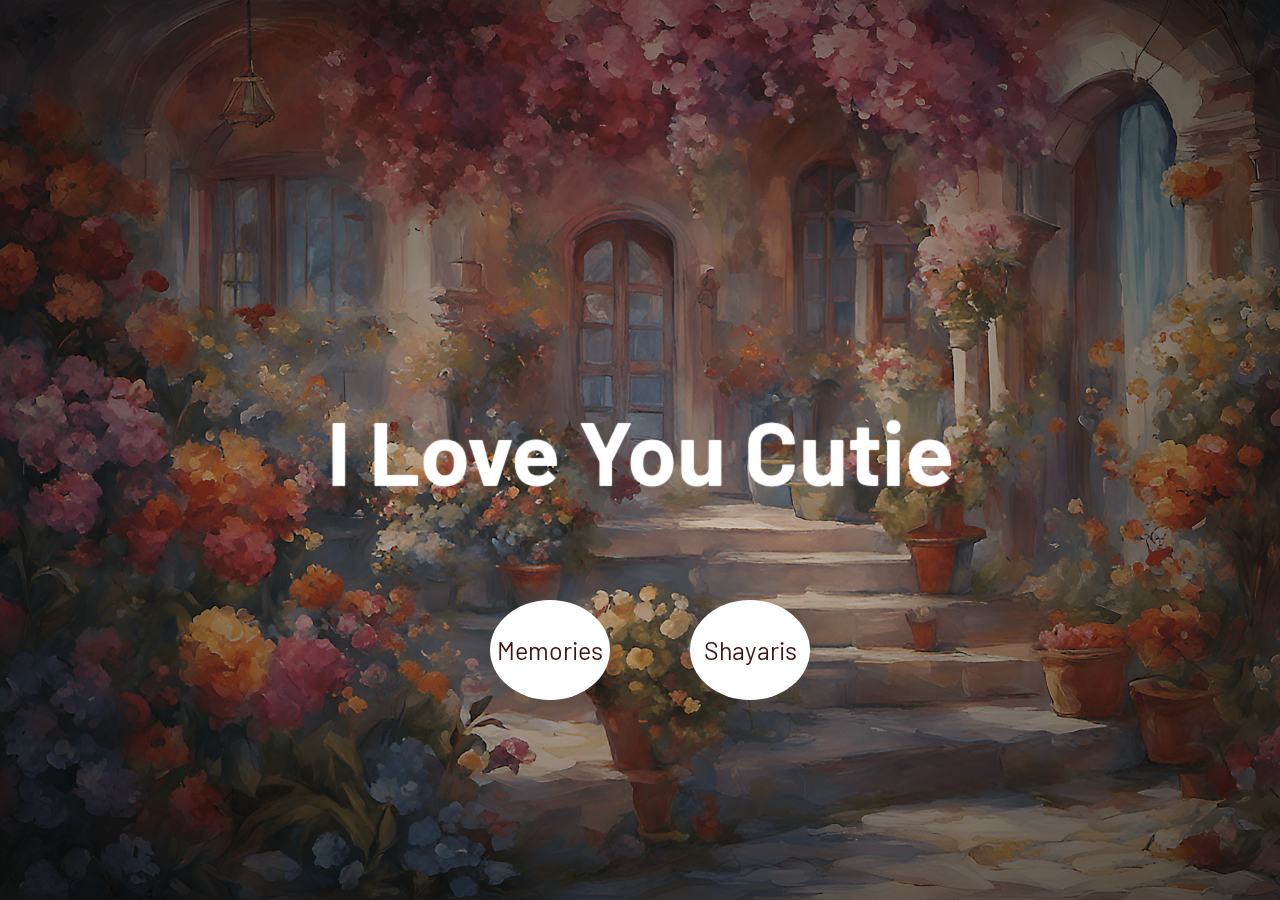
<file: index.html>
<!doctype html>
<html lang="en">
  <head>
    <title></title>
    <meta charset="UTF-8" />
    <meta name="viewport" content="width=device-width, initial-scale=1" />
    <link href="styles/index.css" rel="stylesheet" />
  </head>
  <body>
    <div class="sp-container">
      <div class="sp-content">
        <div class="sp-globe"></div>
        <h2 class="frame-1">Welcome</h2>
        <h2 class="frame-2">To Chum Chum Sanctum</h2>
        <h2 class="frame-3">A place filled with our memories</h2>
        <h2 class="frame-4">The Shayaris that I have written and...</h2>
        <h2 class="frame-5">That I will write for her</h2>
        <h2 class="frame-6">
          <span>I</span>
          <span>Love</span>
          <span>You</span>
          <span>Cutie</span>
        </h2>
        <div class="Normalize">
          <div>
            <a class="sp-circle-link1" href="memories.html">Memories</a>
          </div>
          <div>
            <a class="sp-circle-link2" href="shayaris.html">Shayaris</a>
          </div>
        </div>
      </div>
    </div>
  </body>
</html>
</file>
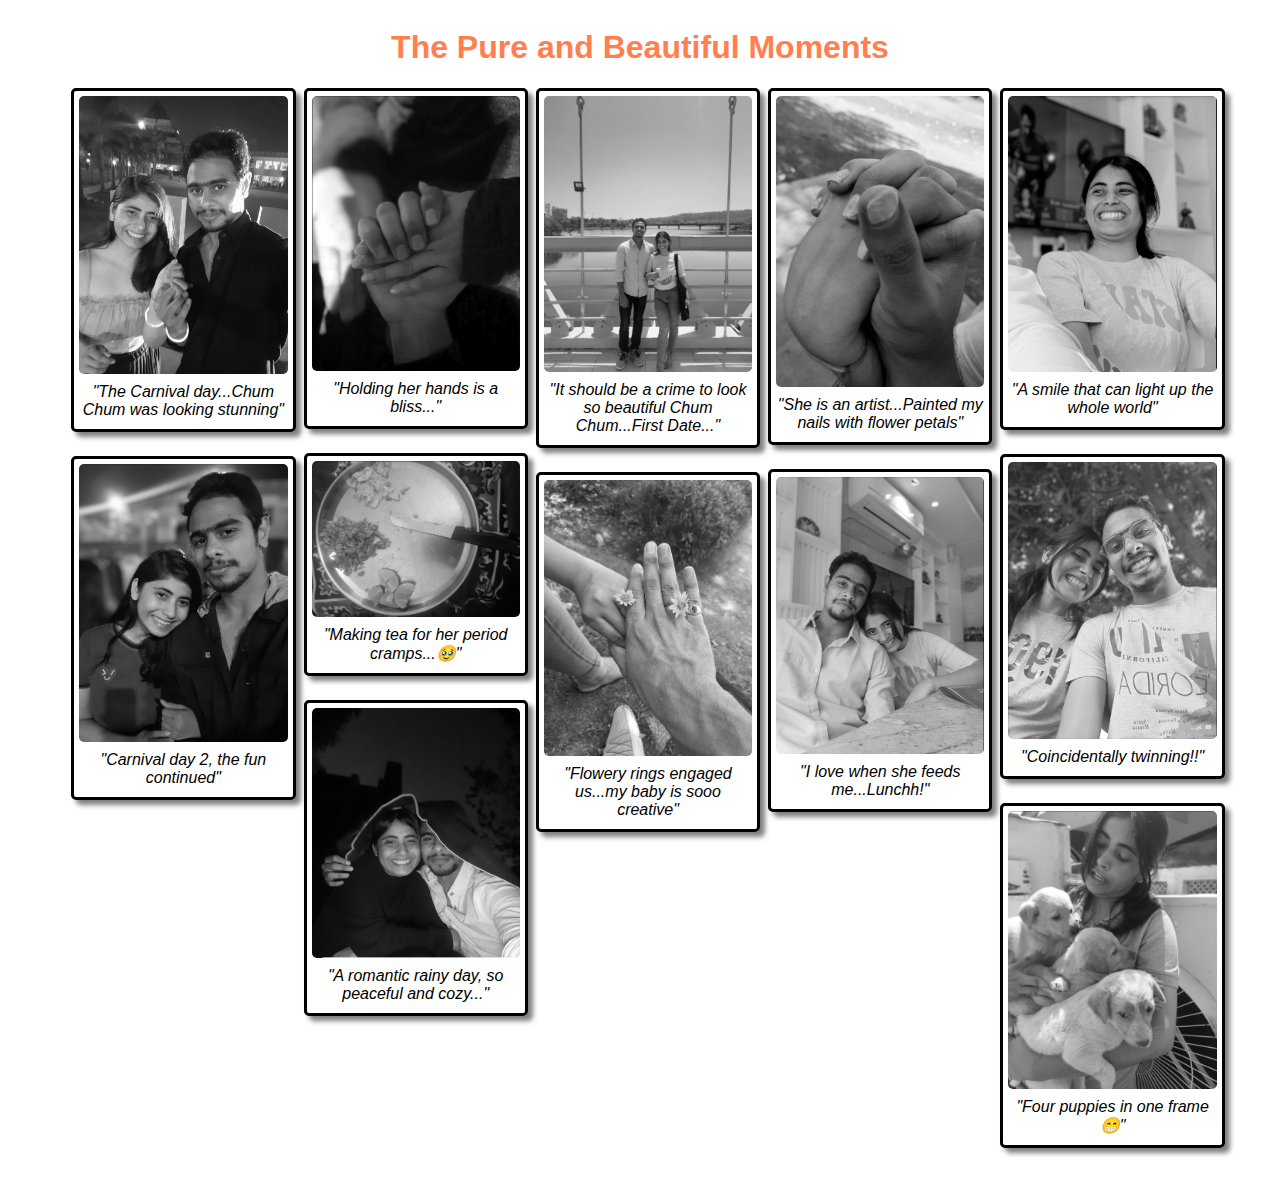
<file: memories.html>
<!doctype html>
<html lang="en">
  <head>
    <title></title>
    <meta charset="UTF-8" />
    <meta name="viewport" content="width=device-width, initial-scale=1" />
    <link href="styles/memories.css" rel="stylesheet" />
  </head>
  <body>
    <h1>The Pure and Beautiful Moments</h1>
    <div class="grid-container">
      <div>
        <img class="grid-item grid-item-1" src="memories/2.jpeg" />
        <p>"The Carnival day...Chum Chum was looking stunning"</p>
      </div>
      <div>
        <img class="grid-item grid-item-2" src="memories/carnival2.jpg" />
        <p>"Carnival day 2, the fun continued"</p>
      </div>
      <div>
        <img class="grid-item grid-item-3" src="memories/hands1.jpg" />
        <p>"Holding her hands is a bliss..."</p>
      </div>
      <div>
        <img class="grid-item grid-item-4" src="memories/tea1.jpg" />
        <p>"Making tea for her period cramps...🥹"</p>
      </div>
      <div>
        <img class="grid-item grid-item-5" src="memories/rainy1.jpg" />
        <p>"A romantic rainy day, so peaceful and cozy..."</p>
      </div>
      <div>
        <img class="grid-item grid-item-6" src="memories/date1.jpg" />
        <p>
          "It should be a crime to look so beautiful Chum Chum...First Date..."
        </p>
      </div>
      <div>
        <img class="grid-item grid-item-7" src="memories/rings1.jpg" />
        <p>"Flowery rings engaged us...my baby is sooo creative"</p>
      </div>
      <div>
        <img class="grid-item grid-item-8" src="memories/nails.jpg" />
        <p>"She is an artist...Painted my nails with flower petals"</p>
      </div>
      <div>
        <img class="grid-item grid-item-9" src="memories/lunch.jpg" />
        <p>"I love when she feeds me...Lunchh!"</p>
      </div>
      <div>
        <img class="grid-item grid-item-10" src="memories/smile.jpg" />
        <p>"A smile that can light up the whole world"</p>
      </div>
      <div>
        <img class="grid-item grid-item-11" src="memories/twinning.jpg" />
        <p>"Coincidentally twinning!!"</p>
      </div>
      <div>
        <img class="grid-item grid-item-12" src="memories/puppies.jpg" />
        <p>"Four puppies in one frame😁"</p>
      </div>
    </div>
  </body>
</html>
</file>
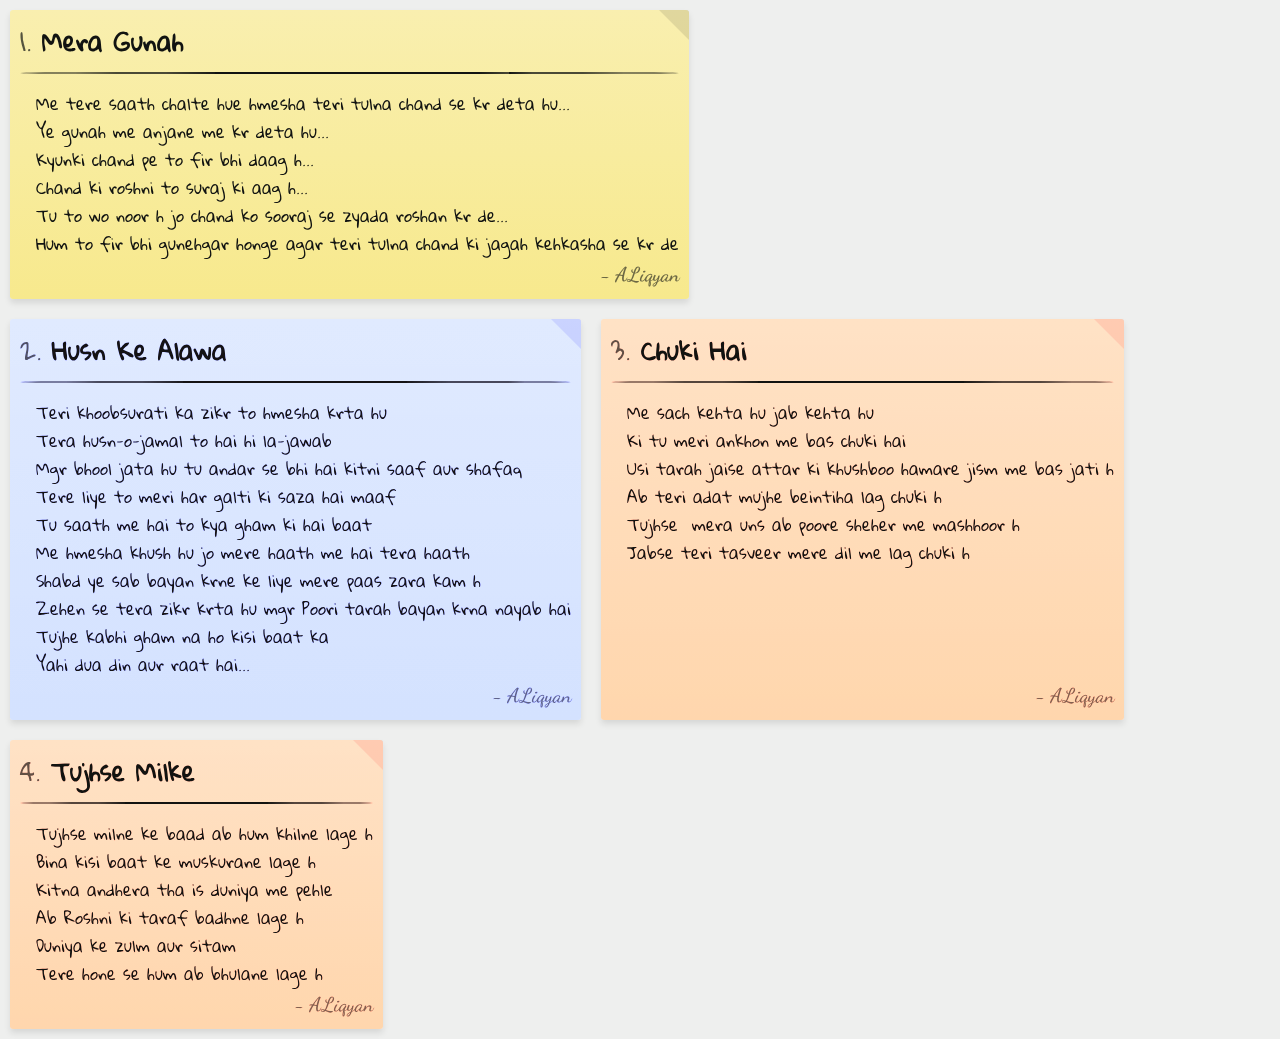
<file: shayaris.html>
<!doctype html>
<html lang="en">
  <head>
    <meta charset="UTF-8" />
    <meta http-equiv="X-UA-Compatible" content="IE=edge" />
    <meta name="viewport" content="width=device-width, initial-scale=1.0" />
    <title>Shayari Gallery</title>
    <link rel="stylesheet" href="styles/shayari.css" />
  </head>
  <body>

<article>
  <h2>Mera Gunah</h2>
  <hr>
    <p>
      Me tere saath chalte hue hmesha teri tulna chand se kr deta hu...<br />
      Ye gunah me anjane me kr deta hu...<br />
      Kyunki chand pe to fir bhi daag h... <br />
      Chand ki roshni to suraj ki aag h... <br />
      Tu to wo noor h jo chand ko sooraj se zyada roshan kr de... <br />
      Hum to fir bhi gunehgar honge agar teri tulna chand ki jagah kehkasha se kr de <br />
    </p>
</article>

<article style="filter: hue-rotate(180deg)">
  <h2>Husn Ke Alawa</h2>
  <hr>
    <p>
      Teri khoobsurati ka zikr to hmesha krta hu <br />
      Tera husn-o-jamal to hai hi la-jawab <br />
      Mgr bhool jata hu tu andar se bhi hai kitni saaf aur shafaq <br />
      Tere liye to meri har galti ki saza hai maaf <br />
      Tu saath me hai to kya gham ki hai baat <br />
      Me hmesha khush hu jo mere haath me hai tera haath <br />
      Shabd ye sab bayan krne ke liye mere paas zara kam h <br />
      Zehen se tera zikr krta hu mgr Poori tarah bayan krna nayab hai <br />
      Tujhe kabhi gham na ho kisi baat ka <br />
      Yahi dua din aur raat hai... <br />
    </p>
</article>
<article style="filter: hue-rotate(-40deg)">
  <h2>Chuki Hai</h2>
  <hr>
    <p>
        Me sach kehta hu jab kehta hu <br />
        Ki tu meri ankhon me bas chuki hai <br />
        Usi tarah jaise attar ki khushboo hamare jism me bas jati h <br />
        Ab teri adat mujhe beintiha lag chuki h <br />
        Tujhse  mera uns ab poore sheher me mashhoor h <br />
        Jabse teri tasveer mere dil me lag chuki h <br />
    </p>
</article>

<article style="filter: hue-rotate(-40deg)">
  <h2>Tujhse Milke</h2>
  <hr>
    <p>
      Tujhse milne ke baad ab hum khilne lage h <br />
      Bina kisi baat ke muskurane lage h <br />
      Kitna andhera tha is duniya me pehle <br />
      Ab Roshni ki taraf badhne lage h <br />
      Duniya ke zulm aur sitam <br />
      Tere hone se hum ab bhulane lage h <br />
    </p>
</article>
</html>
</file>
<file: styles/index.css>
@import url("https://fonts.googleapis.com/css?family=Barlow");

body {
  background: #310404 url("../bg.png") no-repeat center center fixed;
  -webkit-background-size: cover;
  -moz-background-size: cover;
  -o-background-size: cover;
  background-size: cover;
  font-family: "Barlow", sans-serif;
}
.container {
  width: 100%;
  position: relative;
  overflow: hidden;
}
a {
  text-decoration: none;
}
h1.main,
p.demos {
  -webkit-animation-delay: 18s;
  -moz-animation-delay: 18s;
  -ms-animation-delay: 18s;
  animation-delay: 18s;
}
.sp-container {
  position: fixed;
  top: 0px;
  left: 0px;
  width: 100%;
  height: 100%;
  z-index: 0;
  background: -webkit-radial-gradient(
    rgba(0, 0, 0, 0.1),
    rgba(0, 0, 0, 0.3) 35%,
    rgba(0, 0, 0, 0.7)
  );
  background: -moz-radial-gradient(
    rgba(0, 0, 0, 0.1),
    rgba(0, 0, 0, 0.3) 35%,
    rgba(0, 0, 0, 0.7)
  );
  background: -ms-radial-gradient(
    rgba(0, 0, 0, 0.1),
    rgba(0, 0, 0, 0.3) 35%,
    rgba(0, 0, 0, 0.7)
  );
  background: radial-gradient(
    rgba(0, 0, 0, 0.1),
    rgba(0, 0, 0, 0.3) 35%,
    rgba(0, 0, 0, 0.7)
  );
}
.sp-content {
  position: absolute;
  width: 100%;
  height: 100%;
  left: 0px;
  top: 0px;
  z-index: 1000;
}
.sp-container h2 {
  position: absolute;
  top: 50%;
  line-height: 100px;
  height: 90px;
  margin-top: -50px;
  font-size: 90px;
  width: 100%;
  text-align: center;
  color: transparent;
  -webkit-animation: blurFadeInOut 2s ease-in backwards;
  -moz-animation: blurFadeInOut 2s ease-in backwards;
  -ms-animation: blurFadeInOut 2s ease-in backwards;
  animation: blurFadeInOut 2s ease-in backwards;
}
.sp-container h2.frame-1 {
  -webkit-animation-delay: 2s;
  -moz-animation-delay: 2s;
  -ms-animation-delay: 2s;
  animation-delay: 2s;
}
.sp-container h2.frame-2 {
  -webkit-animation-delay: 4s;
  -moz-animation-delay: 4s;
  -ms-animation-delay: 4s;
  animation-delay: 4s;
}
.sp-container h2.frame-3 {
  -webkit-animation-delay: 6s;
  -moz-animation-delay: 6s;
  -ms-animation-delay: 6s;
  animation-delay: 6s;
}
.sp-container h2.frame-4 {
  /* font-size: 200px; */
  -webkit-animation-delay: 8s;
  -moz-animation-delay: 8s;
  -ms-animation-delay: 8s;
  animation-delay: 8s;
}

.sp-container h2.frame-5 {
  /* font-size: 200px; */
  -webkit-animation-delay: 10s;
  -moz-animation-delay: 10s;
  -ms-animation-delay: 10s;
  animation-delay: 10s;
}

.sp-container h2.frame-6 {
  -webkit-animation: none;
  -moz-animation: none;
  -ms-animation: none;
  animation: none;
  color: transparent;
  text-shadow: 0px 0px 1px #fff;
}
.sp-container h2.frame-6 span {
  -webkit-animation: blurFadeIn 2s ease-in 12s backwards;
  -moz-animation: blurFadeIn 1s ease-in 12s backwards;
  -ms-animation: blurFadeIn 2s ease-in 12s backwards;
  animation: blurFadeIn 2s ease-in 12s backwards;
  color: transparent;
  text-shadow: 0px 0px 1px #fff;
}
.sp-container h2.frame-6 span:nth-child(2) {
  -webkit-animation-delay: 13s;
  -moz-animation-delay: 13s;
  -ms-animation-delay: 13s;
  animation-delay: 13s;
}
.sp-container h2.frame-6 span:nth-child(3) {
  -webkit-animation-delay: 14s;
  -moz-animation-delay: 14s;
  -ms-animation-delay: 14s;
  animation-delay: 14s;
}
.sp-globe {
  position: absolute;
  width: 282px;
  height: 273px;
  left: 50%;
  top: 50%;
  margin: -137px 0 0 -141px;
  background: transparent url(http://web-sonick.zz.mu/images/sl/globe.png)
    no-repeat top left;
  -webkit-animation: fadeInBack 3.6s linear 16s backwards;
  -moz-animation: fadeInBack 3.6s linear 16s backwards;
  -ms-animation: fadeInBack 3.6s linear 16s backwards;
  animation: fadeInBack 3.6s linear 16s backwards;
  -ms-filter: "progid:DXImageTransform.Microsoft.Alpha(Opacity=30)";
  filter: alpha(opacity=30);
  opacity: 0.3;
  -webkit-transform: scale(5);
  -moz-transform: scale(5);
  -o-transform: scale(5);
  -ms-transform: scale(5);
  transform: scale(5);
}
.sp-circle-link1 {
  -webkit-animation: fadeInRotate 1s linear 0s backwards;
  -moz-animation: fadeInRotate 1s linear 0s backwards;
  -ms-animation: fadeInRotate 1s linear 0s backwards;
  animation: fadeInRotate 1s linear 0s backwards;
  -webkit-transform: scale(1) rotate(0deg);
  -moz-transform: scale(1) rotate(0deg);
  -o-transform: scale(1) rotate(0deg);
  -ms-transform: scale(1) rotate(0deg);
  transform: scale(1) rotate(0deg);
}
.sp-circle-link1:hover {
  background: #85373b;
  color: #fff;
}
.sp-circle-link2 {
  -webkit-animation: fadeInRotate 1s linear 1s backwards;
  -moz-animation: fadeInRotate 1s linear 1s backwards;
  -ms-animation: fadeInRotate 1s linear 1s backwards;
  animation: fadeInRotate 1s linear 1s backwards;
  -webkit-transform: scale(1) rotate(0deg);
  -moz-transform: scale(1) rotate(0deg);
  -o-transform: scale(1) rotate(0deg);
  -ms-transform: scale(1) rotate(0deg);
  transform: scale(1) rotate(0deg);
}
.sp-circle-link2:hover {
  background: #85373b;
  color: #fff;
}

.sp-circle-link1,
.sp-circle-link2 {
  position: absolute;
  bottom: 200px;
  text-align: center;
  line-height: 100px;
  width: 120px;
  height: 100px;
  background: #fff;
  color: #3f1616;
  font-size: 25px;
  -webkit-border-radius: 50%;
  -moz-border-radius: 50%;
  border-radius: 50%;
}

.sp-circle-link1 {
  left: calc(50% - 150px); /* Adjust this value to position the first link */
}

.sp-circle-link2 {
  left: calc(50% + 50px); /* Adjust this value to position the second link */
}
/**/

@-webkit-keyframes blurFadeInOut {
  0% {
    opacity: 0;
    text-shadow: 0px 0px 40px #fff;
    -webkit-transform: scale(1.3);
  }
  20%,
  75% {
    opacity: 1;
    text-shadow: 0px 0px 1px #fff;
    -webkit-transform: scale(1);
  }
  100% {
    opacity: 0;
    text-shadow: 0px 0px 50px #fff;
    -webkit-transform: scale(0);
  }
}
@-webkit-keyframes blurFadeIn {
  0% {
    opacity: 0;
    text-shadow: 0px 0px 40px #fff;
    -webkit-transform: scale(1.3);
  }
  50% {
    opacity: 0.5;
    text-shadow: 0px 0px 10px #fff;
    -webkit-transform: scale(1.1);
  }
  100% {
    opacity: 1;
    text-shadow: 0px 0px 1px #fff;
    -webkit-transform: scale(1);
  }
}
@-webkit-keyframes fadeInBack {
  0% {
    opacity: 0;
    -webkit-transform: scale(0);
  }
  50% {
    opacity: 0.4;
    -webkit-transform: scale(2);
  }
  100% {
    opacity: 0.2;
    -webkit-transform: scale(5);
  }
}
@-webkit-keyframes fadeInRotate {
  0% {
    opacity: 0;
    -webkit-transform: scale(0) rotate(360deg);
  }
  100% {
    opacity: 1;
    -webkit-transform: scale(1) rotate(0deg);
  }
}
/**/

@-moz-keyframes blurFadeInOut {
  0% {
    opacity: 0;
    text-shadow: 0px 0px 40px #fff;
    -moz-transform: scale(1.3);
  }
  20%,
  75% {
    opacity: 1;
    text-shadow: 0px 0px 1px #fff;
    -moz-transform: scale(1);
  }
  100% {
    opacity: 0;
    text-shadow: 0px 0px 50px #fff;
    -moz-transform: scale(0);
  }
}
@-moz-keyframes blurFadeIn {
  0% {
    opacity: 0;
    text-shadow: 0px 0px 40px #fff;
    -moz-transform: scale(1.3);
  }
  100% {
    opacity: 1;
    text-shadow: 0px 0px 1px #fff;
    -moz-transform: scale(1);
  }
}
@-moz-keyframes fadeInBack {
  0% {
    opacity: 0;
    -moz-transform: scale(0);
  }
  50% {
    opacity: 0.4;
    -moz-transform: scale(2);
  }
  100% {
    opacity: 0.2;
    -moz-transform: scale(5);
  }
}
@-moz-keyframes fadeInRotate {
  0% {
    opacity: 0;
    -moz-transform: scale(0) rotate(360deg);
  }
  100% {
    opacity: 1;
    -moz-transform: scale(1) rotate(0deg);
  }
}
/**/

@keyframes blurFadeInOut {
  0% {
    opacity: 0;
    text-shadow: 0px 0px 40px #fff;
    transform: scale(1.3);
  }
  20%,
  75% {
    opacity: 1;
    text-shadow: 0px 0px 1px #fff;
    transform: scale(1);
  }
  100% {
    opacity: 0;
    text-shadow: 0px 0px 50px #fff;
    transform: scale(0);
  }
}
@keyframes blurFadeIn {
  0% {
    opacity: 0;
    text-shadow: 0px 0px 40px #fff;
    transform: scale(1.3);
  }
  50% {
    opacity: 0.5;
    text-shadow: 0px 0px 10px #fff;
    transform: scale(1.1);
  }
  100% {
    opacity: 1;
    text-shadow: 0px 0px 1px #fff;
    transform: scale(1);
  }
}
@keyframes fadeInBack {
  0% {
    opacity: 0;
    transform: scale(0);
  }
  50% {
    opacity: 0.4;
    transform: scale(2);
  }
  100% {
    opacity: 0.2;
    transform: scale(5);
  }
}
@keyframes fadeInRotate {
  0% {
    opacity: 0;
    transform: scale(0) rotate(360deg);
  }
  100% {
    opacity: 1;
    transform: scale(1) rotate(0deg);
  }
}

.Normalize {
  display: inline-block;
}

/* Responsive styles */
@media only screen and (max-width: 600px) {
  body {
    font-size: 14px;
  }
  .sp-container h2 {
    font-size: 24px;
    line-height: 36px;
  }
  .sp-globe {
    width: 150px;
    height: 150px;
    margin: -75px 0 0 -75px;
  }
  .sp-circle-link1,
  .sp-circle-link2 {
    width: 80px;
    height: 80px;
    line-height: 80px;
    font-size: 18px;
  }
  .sp-circle-link1 {
    left: calc(50% - 100px);
  }
  .sp-circle-link2 {
    left: calc(50% + 20px);
  }
}
</file>
<file: styles/memories.css>
body {
  display: flex;
  justify-content: center;
  align-items: center;
  flex-direction: column;
  font-family: sans-serif;
}
h1 {
  color: coral;
}
.grid-container {
  columns: 5 200px;
  column-gap: 1.5rem;
  width: 90%;
  margin: 0 auto;
  div {
    width: 150px;
    margin: 0 1.5rem 1.5rem 0;
    display: inline-block;
    width: 100%;
    border: solid 3px black;
    padding: 5px;
    box-shadow: 5px 5px 5px rgba(0, 0, 0, 0.5);
    border-radius: 5px;
    transition: all 0.25s ease-in-out;
    &:hover img {
      filter: grayscale(0);
    }
    &:hover {
      border-color: rosybrown;
    }
    img {
      width: 100%;
      border-radius: 5px;
      transition: all 0.25s ease-in-out;
      filter: grayscale(1);
    }
    p {
      margin: 5px 0;
      padding: 0;
      text-align: center;
      font-style: italic;
    }
  }
}
</file>
<file: styles/shayari.css>
@import url("https://fonts.googleapis.com/css2?family=Gloria+Hallelujah&display=swap");

@import url("https://fonts.googleapis.com/css2?family=Dancing+Script:wght@400..700&display=swap");

*,
*::before,
*::after {
  box-sizing: border-box;
}

::selection {
  background: rgba(0, 0, 0, 0.15);
}

:root {
  --dark: #111311;
  --light: #dee0de;
}

body {
  margin: 0 auto;
  position: relative;
  display: flex;
  flex-wrap: wrap;
  min-height: 100vh;
  width: 100%;
  font-family: "Gloria Hallelujah";
  color: var(--dark);
  background: var(--light);
  line-height: 1.75em;
}

body::before {
  content: "";
  position: absolute;
  top: 0;
  left: 0;
  width: 100%;
  height: 100%;
  background-color: #efefef;
  opacity: 0.5;
  background-image: url("https://assets.codepen.io/5896374/bg-noise-min.jpg");
  background-repeat: repeat;
  background-size: 400px;
  background-position: 400px;
  animation: fuzz 1s steps(6) infinite;
  mix-blend-mode: screen;
  z-index: -1;
}

@keyframes fuzz {
  0% {
    background-position: 0 0;
  }
  50% {
    background-position: -150px 150px;
  }
  100% {
    background-position: 250px 250px;
  }
}

h1 {
  font-size: 1.5em;
  margin: 10px;
  padding: 10px;
  line-height: 1.5em;
  clear: both;
  width: 100%;
  float: left;
}

h2 {
  line-height: 1.75em;
  margin: 0;
}

b {
  display: inline-block;
  position: relative;
  width: max-content;
  background: white;
  text-shadow: 0 1px black;
}

b::after,
b::before {
  pointer-events: none;
  content: "";
  position: absolute;
  top: 0;
  left: 0;
  width: 100%;
  height: 100%;
  mix-blend-mode: lighten;
  background-image: linear-gradient(to right, rgba(0, 0, 0, 0), #aaa);
}

b::after {
  mix-blend-mode: color;
}

article {
  width: max-content;
  max-width: 100%;
  margin: 10px;
  position: relative;
  counter-increment: count;
  background: linear-gradient(#f9efaf, #f7e98d);
  padding: 10px;
  padding-bottom: 25px;
  border-radius: 3px;
  box-shadow: 0 4px 6px rgba(0, 0, 0, 0.1);
  transition: all 0.3s ease;
}

article:hover {
  transform: translatey(-5px) rotate(-1deg);
  box-shadow: -3px 10px 6px rgba(0, 0, 0, 0.075);
}

article::before {
  content: "";
  position: absolute;
  top: 0;
  right: 0;
  border: 15px solid;
  border-bottom-color: transparent;
  border-left-color: transparent;
  opacity: 0.1;
  border-top-right-radius: 3px;
}

article::after {
  content: "- ALiqyan";
  position: absolute;
  bottom: 0;
  right: 0;
  padding: 10px;
  font-size: 1.25em;
  font-weight: bold;
  opacity: 0.6;
  font-family: "dancing script", cursive;
}

article h2::before {
  content: counter(count) ". ";
  font-weight: normal;
  opacity: 0.7;
}

p {
  margin-left: 1em;
}

hr {
  color: inherit;
  border: none;
  border-top: 2px solid;
  margin: 10px 0;
  border-radius: 100%;
}

.easy {
  cursor: pointer;
  background: red;
  width: 50px;
  height: 50px;
  display: block;
  color: inherit;
  border: 2px solid;
  border-bottom: 6px solid;
  border-radius: 100%;
  transition: all 0.3s ease;
  box-shadow:
    0 5px 5px rgba(0, 0, 0, 0.35),
    0 3px 6px inset rgba(255, 255, 255, 0.65);
  margin: 20px auto;
}

.easy:hover {
  background: #ec4949;
}

.easy:active,
.easy:focus {
  background: darkred;
  border-bottom-width: 2px;
  border-top-width: 6px;
  box-shadow:
    0 0px 2px rgba(0, 0, 0, 0.25),
    0 3px 5px inset rgba(0, 0, 0, 0.5);
}
</file>
